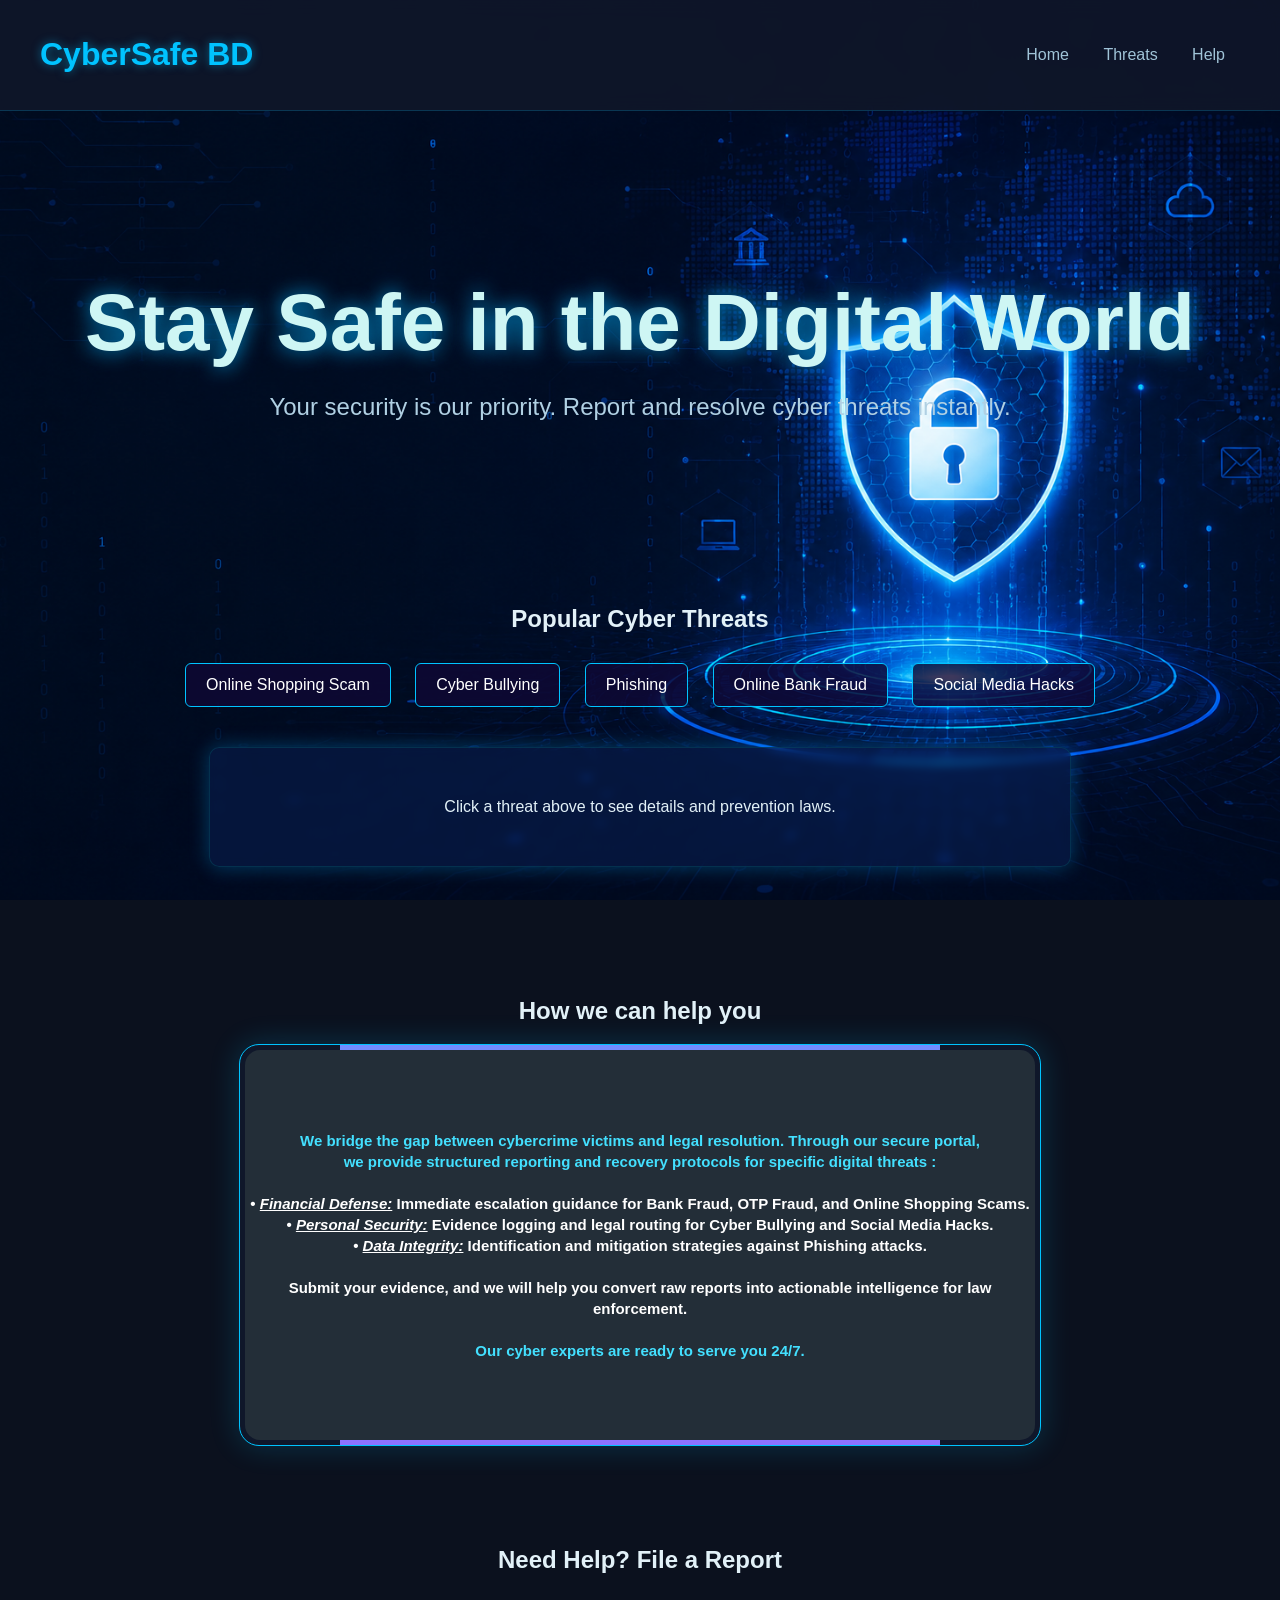
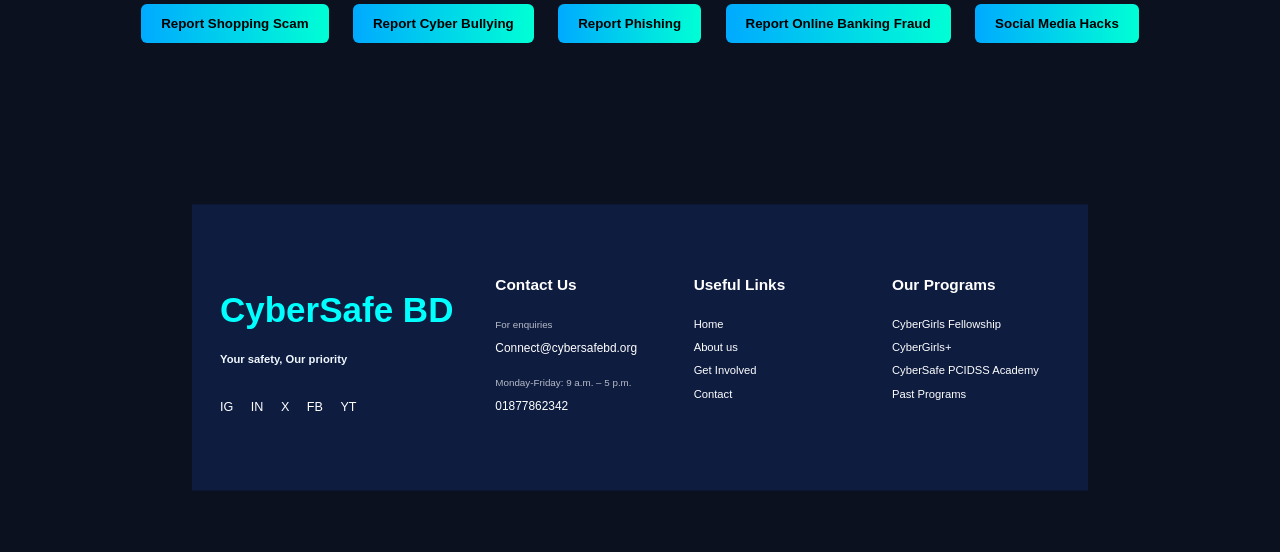
<file: index.html>
<!DOCTYPE html>
<html lang="en">
<head>
    <meta charset="UTF-8">
    <meta name="viewport" content="width=device-width, initial-scale=1.0">
    <title>CyberSafe BD</title>
    <link rel="stylesheet" href="style.css">
</head>
<body>
    <header>
        <h1><a href="index.html">CyberSafe BD</a></h1>
        <nav>
            <a href="index.html">Home</a>
            <a href="#threats">Threats</a>
            <a href="#help">Help</a>
        </nav>
    </header>

    <section class="hero">
        <h2>Stay Safe in the Digital World</h2>
        <p>Your security is our priority. Report and resolve cyber threats instantly.</p>
    </section>

    <section id="threats">
        <h2>Popular Cyber Threats</h2>
        <div class="threat-buttons">
            <button onclick="showThreat('shopping')">Online Shopping Scam</button>
            <button onclick="showThreat('bullying')">Cyber Bullying</button>
            <button onclick="showThreat('phishing')">Phishing</button>
            <button onclick="showThreat('banking')">Online Bank Fraud</button>
            <button onclick="showThreat('social')">Social Media Hacks</button>
        </div>

        <div id="details">
            <p style="text-align: center;">Click a threat above to see details and prevention laws.</p>
        </div>
    </section>

    <section id="we">
<h2>How we can help you</h2>
<div class="card">
<p><span style="color: rgb(67, 224, 255);">We bridge the gap between cybercrime victims and legal resolution. Through
     our secure portal, <br>we provide structured reporting and recovery protocols for specific digital threats :<br>
<br></span><span></span>
• <b><i><u>Financial Defense:</u></i></b> Immediate escalation guidance for Bank Fraud, OTP Fraud, and Online Shopping Scams.<br>
• <b><i><u>Personal Security:</u></i></b> Evidence logging and legal routing for Cyber Bullying and Social Media Hacks.<br>
• <b><i><u>Data Integrity:</u></i></b> Identification and mitigation strategies against Phishing attacks.<br>
<br>
Submit your evidence, and we will help you convert raw reports into actionable intelligence for law enforcement.
<br><br>
<span style="color: rgb(67, 224, 255);"> Our cyber experts are ready to serve you 24/7.</span>

</p>
</div>

</section>


    <section id="help">
        <h2>Need Help? File a Report</h2>
        <div class="helpbtn">
            <button onclick="window.location.href='shopping.html'">Report Shopping Scam</button>
            <button onclick="window.location.href='bullying.html'">Report Cyber Bullying</button>
            <button onclick="window.location.href='phishing.html'">Report Phishing</button>
            <button onclick="window.location.href='banking.html'">Report Online Banking Fraud</button>
            <button onclick="window.location.href='social.html'">Social Media Hacks</button>
        </div>
        </div>
    </section>
<script src="script.js"></script>


<section class="cs-wrapper">
  <div class="cs-container">
    <div class="cs-col branding">
      <h2 class="cs-logo" style="font-size: 50px; color: aqua;">CyberSafe BD <br> <span style="font-size: 16px; color: aliceblue;"> Your safety, Our priority</span></h2>
      
      <div class="cs-socials">
        <span class="icon">IG</span> 
        <span class="icon">IN</span> 
        <span class="icon">X</span> 
        <span class="icon">FB</span> 
        <span class="icon">YT</span>
      </div>
    </div>

    <div class="cs-col">
      <h3 class="cs-heading">Contact Us</h3>
      <div class="cs-contact-item">
        <p class="cs-label">For enquiries</p>
        <p class="cs-info">Connect@cybersafebd.org</p>
      </div>
      <div class="cs-contact-item">
        <p class="cs-label">Monday-Friday: 9 a.m. – 5 p.m.</p>
        <p class="cs-info">01877862342</p>
      </div>
    </div>

    <div class="cs-col">
      <h3 class="cs-heading">Useful Links</h3>
      <ul class="cs-list">
        <li> <a onclick="window.location.href='index.html'">Home</a></li>
        <li> <a onclick="window.location.href='aboutus.html'">About us</a></li>
        <li>Get Involved</li>
        <li>Contact</li>
      </ul>
    </div>

    <div class="cs-col">
      <h3 class="cs-heading">Our Programs</h3>
      <ul class="cs-list">
        <li>CyberGirls Fellowship</li>
        <li>CyberGirls+</li>
        <li>CyberSafe PCIDSS Academy</li>
        <li>Past Programs</li>
      </ul>
    </div>
  </div>
</section>




</body>
</html>
</file>
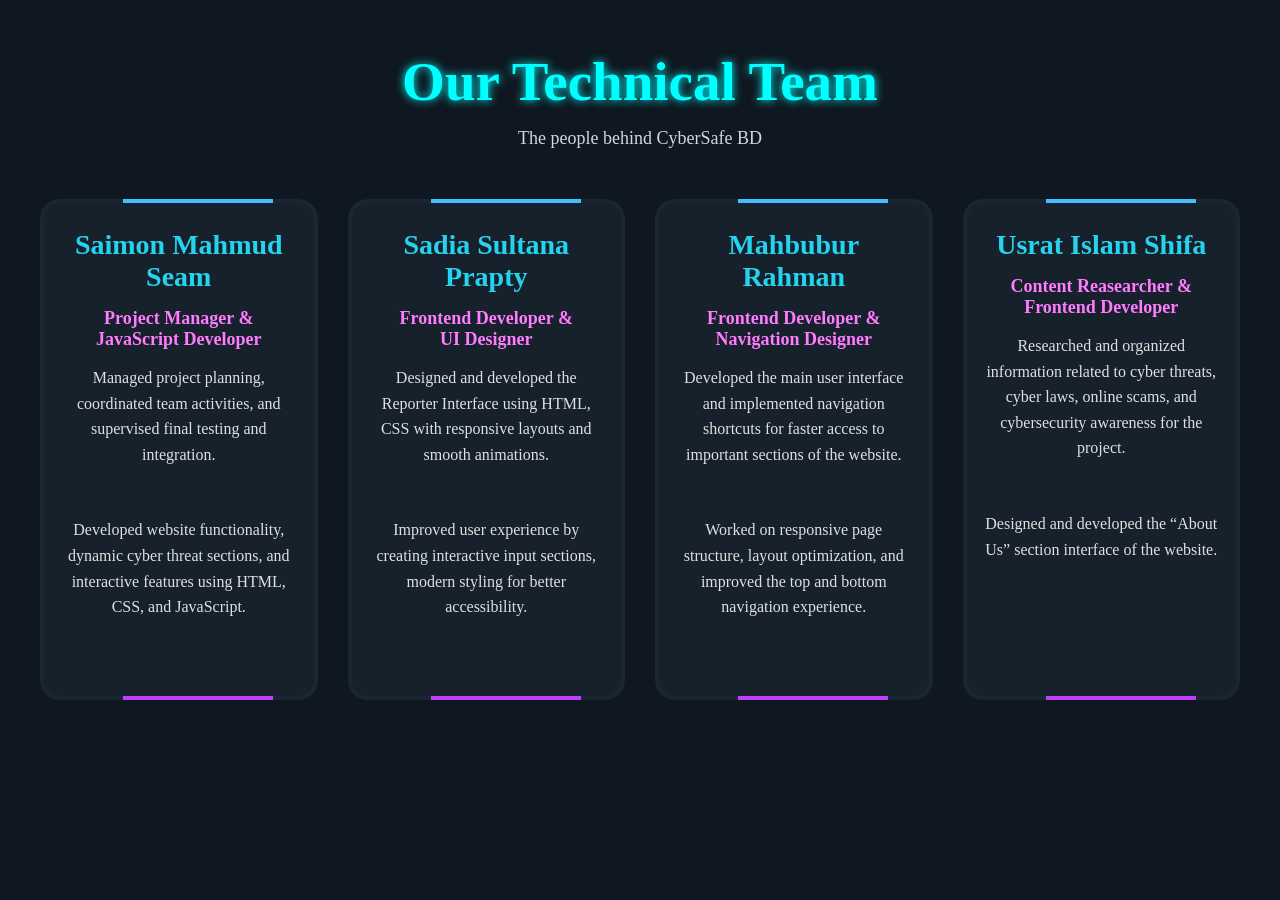
<file: aboutus.html>
<!DOCTYPE html>
<html lang="en">
<head>
  <meta charset="UTF-8">
  <meta name="viewport" content="width=device-width, initial-scale=1.0">
  <title>CyberSafe BD - Technical Team</title>

  <style>
    *{
      margin:0;
      padding:0;
      box-sizing:border-box;
      
    }

    body{
      background:#0f1720;
      color:white;
      min-height:100vh;
      padding:50px 20px;
    }

    .team-section{
      text-align:center;
    }

    .team-section h1{
      font-size:55px;
      margin-bottom:15px;
      color:aqua;
      text-shadow:0 0 10px aqua;
    }

    .team-section p{
      color:#cfd8dc;
      margin-bottom:50px;
      font-size:18px;
    }

    .team-container{
      display:grid;
      grid-template-columns:repeat(auto-fit,minmax(250px,1fr));
      gap:30px;
      max-width:1200px;
      margin:auto;
    }

    .team-card{
      position:relative;
      background:#1a2633;
      padding:30px 20px;
      border-radius:20px;
      overflow:hidden;
      transition:0.4s;
    }

    .team-card::before{
      content:'';
      position:absolute;
      width:150px;
      height:200%;
      background:linear-gradient(aqua,#ff00ff);
      animation:rotate 4s linear infinite;
      top:-50%;
      left:30%;
    }

    .team-card::after{
      content:'';
      position:absolute;
      inset:4px;
      background:#16212b;
      border-radius:16px;
      z-index:0;
    }

    .card-content{
      position:relative;
      z-index:1;
    }

    .team-card:hover{
      transform:translateY(-10px);
    }

    .card-content h2{
      color:rgb(37, 211, 238);
      margin-bottom:15px;
      font-size:28px;
    }

    .role{
      color:#ff7bff;
      font-weight:bold;
      margin-bottom:15px;
      font-size:18px;
    }

    .card-content p{
      font-size:16px;
      line-height:1.6;
      color:#e0e0e0;
    }

    @keyframes rotate{
      from{
        transform:rotate(0deg);
      }

      to{
        transform:rotate(360deg);
      }
    }
  </style>
</head>
<body>

  <section class="team-section">
    <h1>Our Technical Team</h1>
    <p>The people behind CyberSafe BD</p>

    <div class="team-container">

      <div class="team-card">
        <div class="card-content">
          <h2>Saimon Mahmud Seam</h2>
          <div class="role">Project Manager &<br>JavaScript Developer</div>
          <p>
           Managed project planning, coordinated team activities, and
            supervised final testing and integration.
          </p>
          <p>
            Developed website functionality, dynamic cyber threat 
            sections, and interactive features using HTML, CSS, and JavaScript.
          </p>
        </div>
      </div>

      <div class="team-card">
        <div class="card-content">
          <h2>Sadia Sultana Prapty</h2>
          <div class="role">Frontend Developer &<br> UI Designer</div>
          <p>
            Designed and developed the Reporter Interface using HTML,
             CSS with responsive layouts and smooth animations.
          </p>
          <p>
            Improved user experience by creating interactive input sections,
            modern styling for better accessibility.
          </p>
        </div>
      </div>

      <div class="team-card">
        <div class="card-content">
          <h2>Mahbubur Rahman</h2>
          <div class="role">Frontend Developer &<br> Navigation Designer</div>
          <p>
           Developed the main user interface and implemented navigation shortcuts 
           for faster access to important sections of the website.
          </p>
          <p>
            Worked on responsive page structure, layout optimization, 
            and improved the top and bottom navigation experience.
          </p>
        </div>
      </div>

      <div class="team-card">
        <div class="card-content">
          <h2>Usrat Islam Shifa</h2>
          <div class="role">Content Reasearcher & <br> Frontend Developer</div>
          <p>
           Researched and organized information related to cyber threats, cyber
            laws, online scams, and cybersecurity awareness for the project.
          </p>
          <p>
           Designed and developed the “About Us” section interface of the 
           website.
          </p>
        </div>
      </div>

    </div>
  </section>

</body>
</html>
</file>
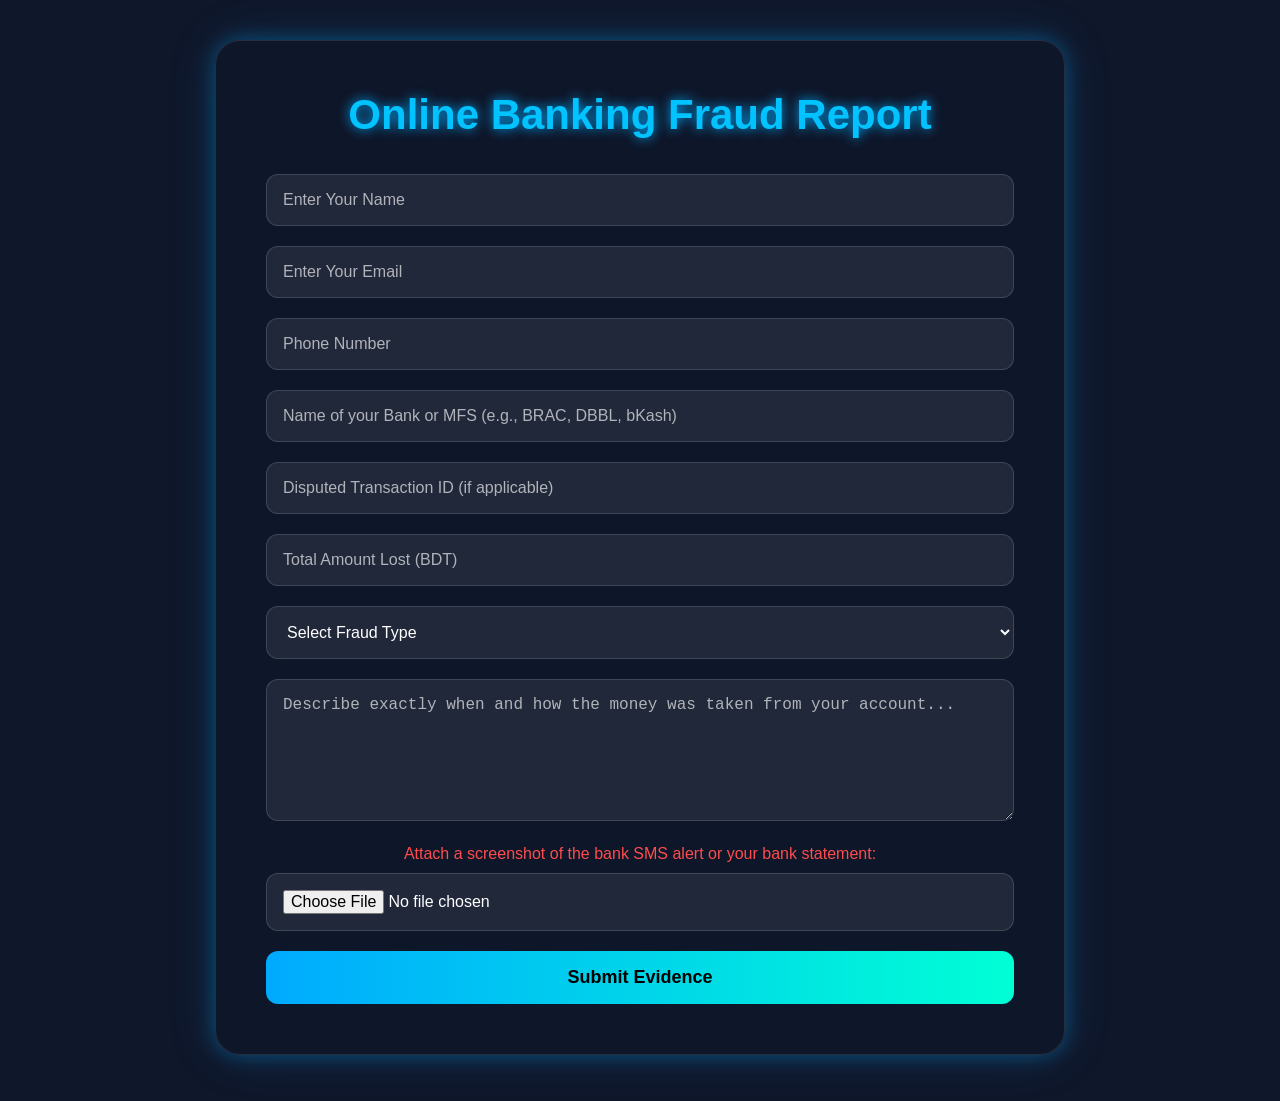
<file: banking.html>
<!DOCTYPE html>
<html lang="en">

<head>
    <meta charset="UTF-8" />
    <meta name="viewport" content="width=device-width, initial-scale=1.0" />
    <title>Banking Fraud Report</title>
    <link rel="stylesheet" href="form.css">
</head>

<body>

    <div class="form-box">

        <h1>Online Banking Fraud Report</h1>

        <form id="bankingForm">

            <input type="text" placeholder="Enter Your Name" required>
            <input type="email" placeholder="Enter Your Email" required>
            <input type="text" placeholder="Phone Number" required>

            <input type="text" placeholder="Name of your Bank or MFS (e.g., BRAC, DBBL, bKash)" required>
            <input type="text" placeholder="Disputed Transaction ID (if applicable)">
            <input type="number" placeholder="Total Amount Lost (BDT)" required>

            <select required>
                <option value="">Select Fraud Type</option>
                <option>Unauthorized App Transfer</option>
                <option>Cloned Card / ATM Skimming</option>
                <option>Fake Bank Official Call (OTP Stolen)</option>
                <option>Stolen Credit Card Details</option>
                <option>Other Financial Fraud</option>
            </select>

            <textarea placeholder="Describe exactly when and how the money was taken from your account..." rows="6" required></textarea>

            <p style="text-align: center; color: #ff4d4d; margin-bottom: 10px;">
                Attach a screenshot of the bank SMS alert or your bank statement:
            </p>
            <input type="file" required>

            <button type="submit">Submit Evidence</button>

        </form>

    </div>

   

</body>

</html>
</file>
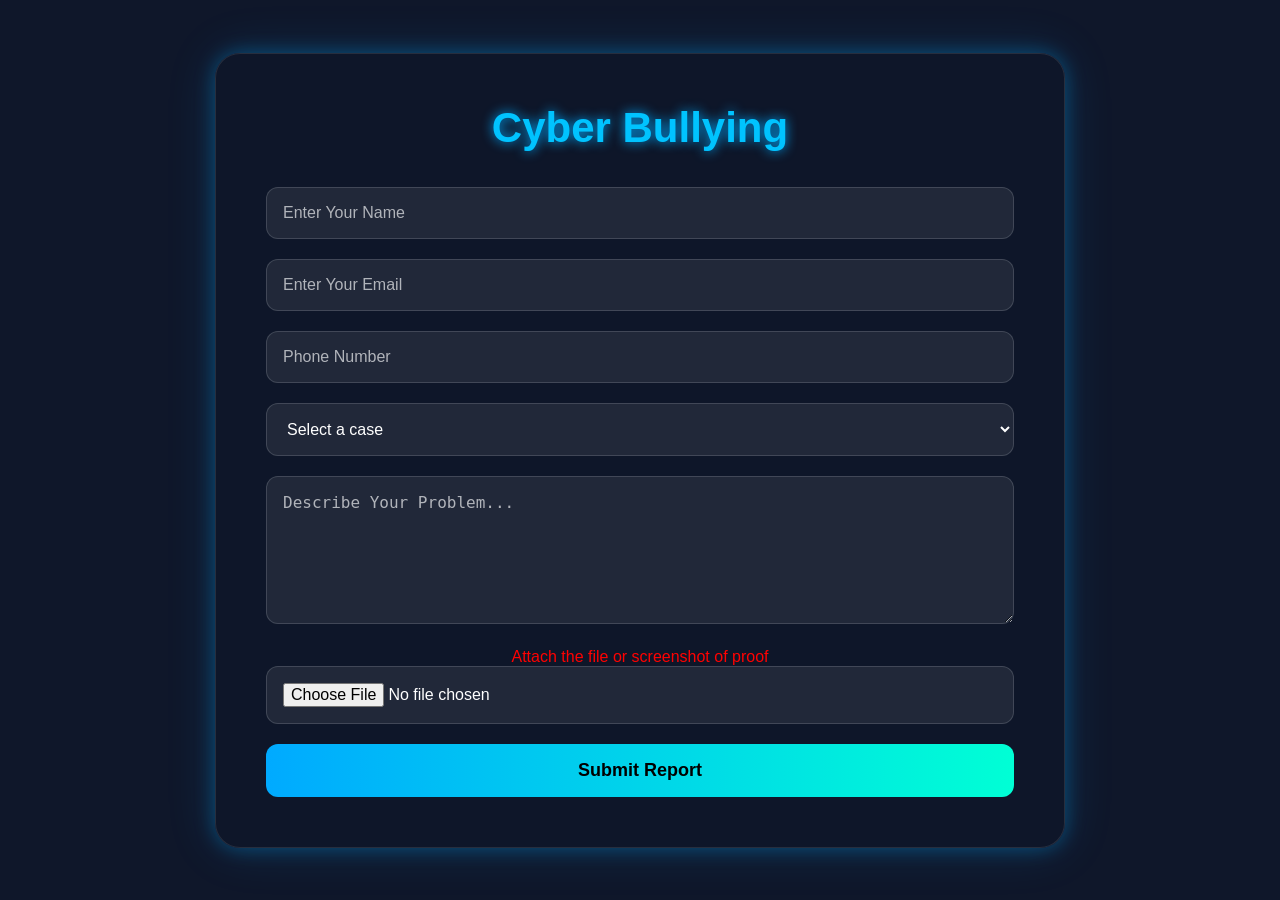
<file: bullying.html>
<!DOCTYPE html>
<html lang="en">

<head>
    <meta charset="UTF-8" />
    <meta name="viewport" content="width=device-width, initial-scale=1.0" />
    <title>Cyber Bullying Report</title>

    <link rel="stylesheet" href="form.css">
</head>

<body>

    <div class="form-box">

        <h1>Cyber Bullying</h1>

        <form id="shoppingForm">

            <input type="text" placeholder="Enter Your Name" required>

            <input type="email" placeholder="Enter Your Email" required>

            <input type="text" placeholder="Phone Number">

            <select required>
                <option value="">Select a case</option>
                <option>Blackmailing</option>
                <option>Harassment</option>
                <option>Doxxing(sharing personal info without permission)</option>
                <option>Fake profile Bullying</option>
                <option>Trolling</option>
                <option>Rumor Spreading</option>
                <option>Image/Video Shaming</option>
                <option>Hate Speech</option>
            </select>

            <textarea placeholder="Describe Your Problem..." rows="6"></textarea>

            <p style="text-align: center; color: rgb(255, 2, 2);" >Attach the file or screenshot of proof <br> </p>

            <input type="file">

            <button type="submit">Submit Report</button>

        </form>

    </div>

</body>

</html>
</file>
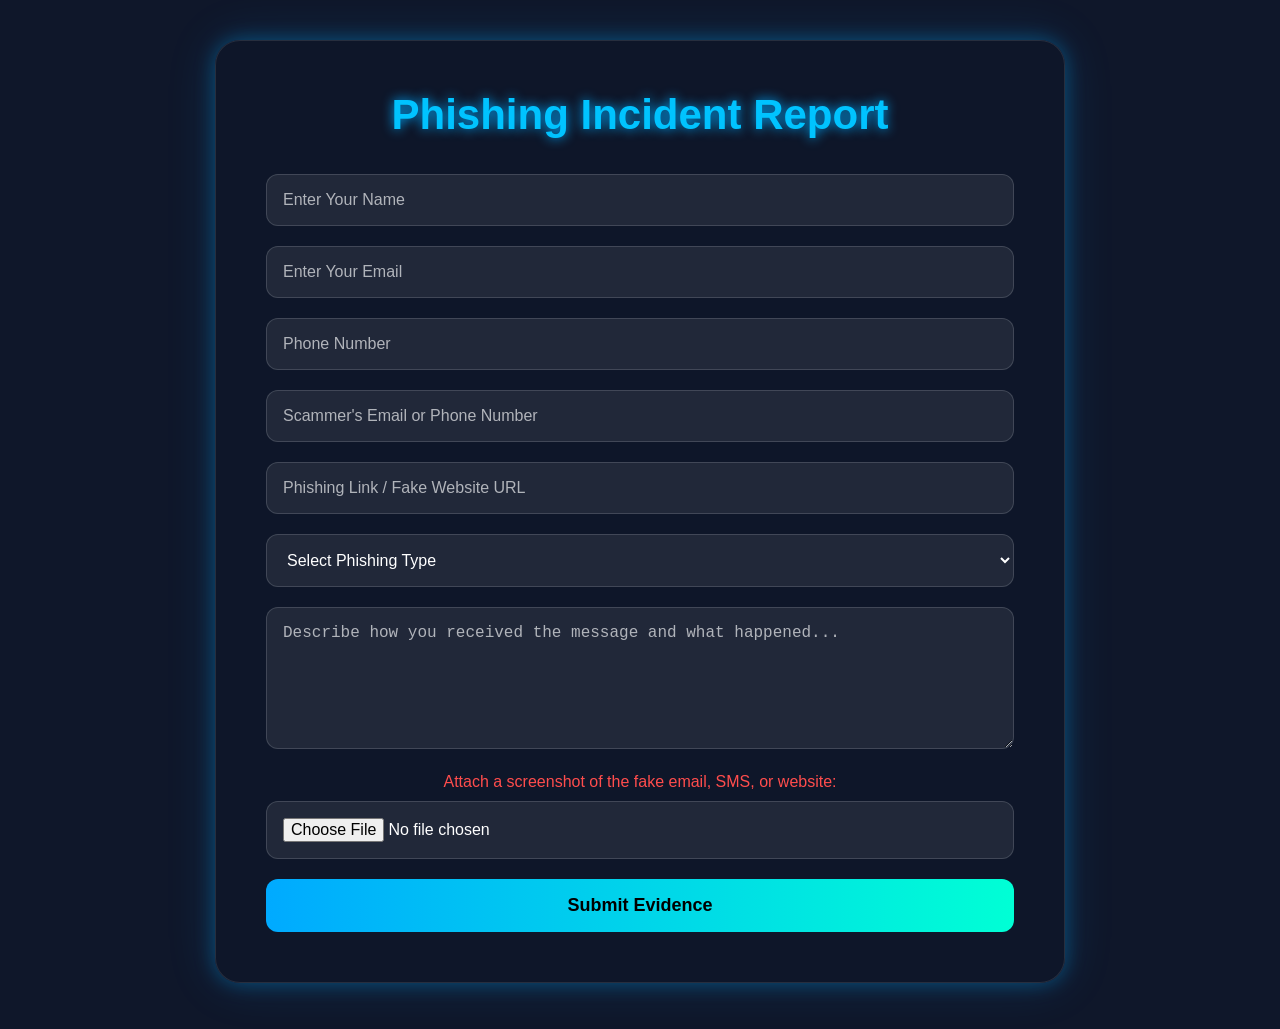
<file: phishing.html>
<!DOCTYPE html>
<html lang="en">

<head>
    <meta charset="UTF-8" />
    <meta name="viewport" content="width=device-width, initial-scale=1.0" />
    <title>Phishing Report</title>
    <link rel="stylesheet" href="form.css">
</head>

<body>

    <div class="form-box">

        <h1>Phishing Incident Report</h1>

        <form id="phishingForm">

            <input type="text" placeholder="Enter Your Name" required>
            <input type="email" placeholder="Enter Your Email" required>
            <input type="text" placeholder="Phone Number">

            <input type="text" placeholder="Scammer's Email or Phone Number" required>
            <input type="url" placeholder="Phishing Link / Fake Website URL">

            <select required>
                <option value="">Select Phishing Type</option>
                <option>Fake Bank Alert / SMS</option>
                <option>Fake Mobile Banking (bKash/Nagad)</option>
                <option>Fake Social Media Login Page</option>
                <option>Lottery or Prize Scam</option>
                <option>Fake Job Offer</option>
            </select>

            <textarea placeholder="Describe how you received the message and what happened..." rows="6" required></textarea>

            <p style="text-align: center; color: #ff4d4d; margin-bottom: 10px;">
                Attach a screenshot of the fake email, SMS, or website:
            </p>
            <input type="file" required>

            <button type="submit">Submit Evidence</button>

        </form>

    </div>

</body>

</html>
</file>
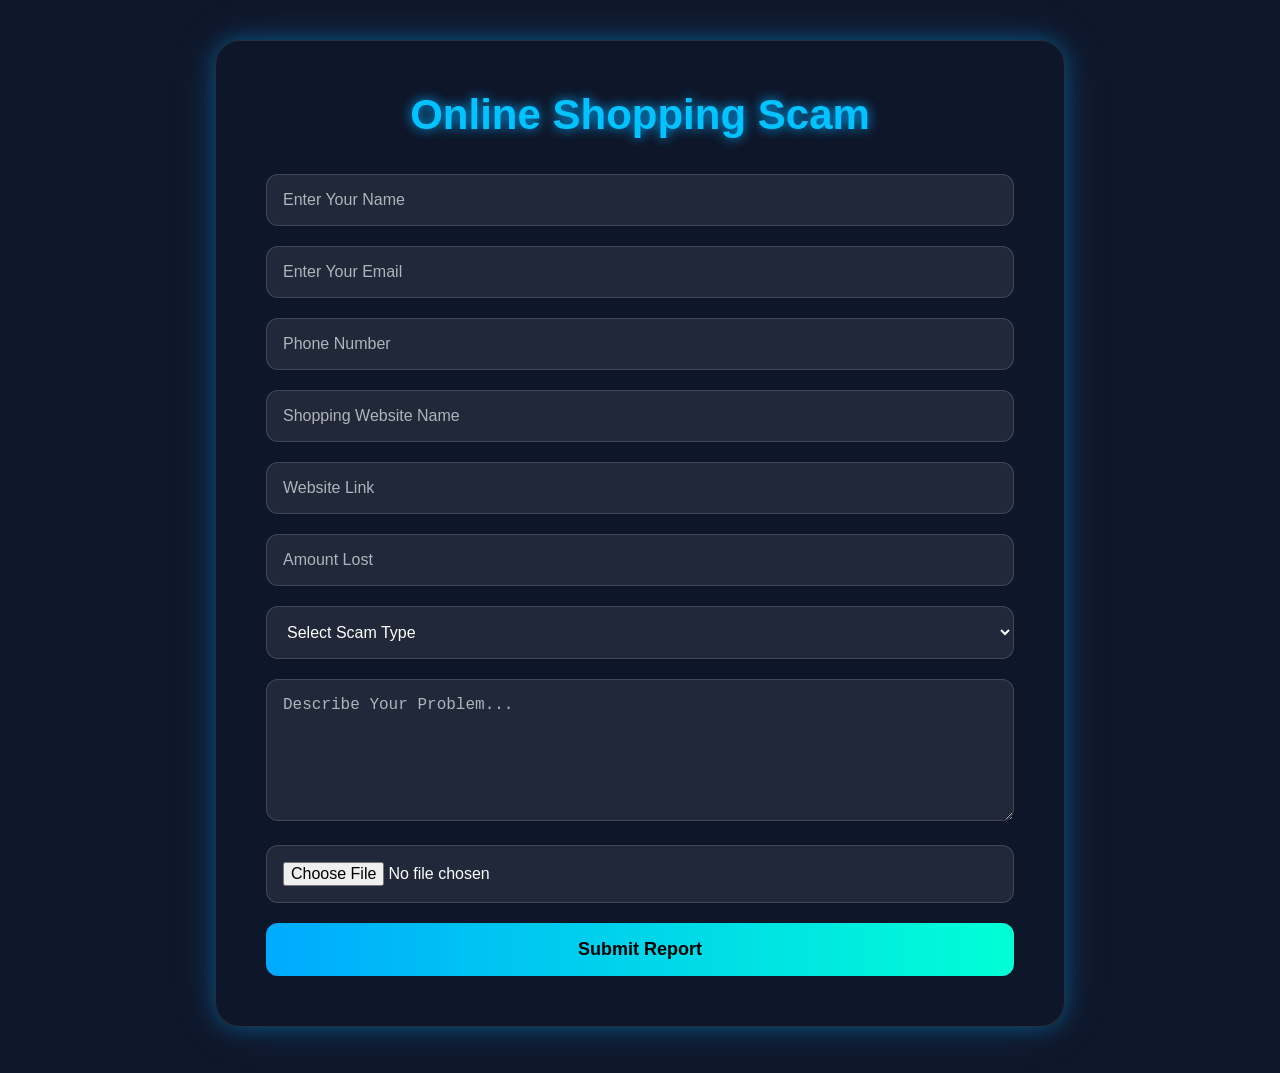
<file: shopping.html>
<!DOCTYPE html>
<html lang="en">

<head>
    <meta charset="UTF-8" />
    <meta name="viewport" content="width=device-width, initial-scale=1.0" />
    <title>Online Shopping Scam Report</title>

    <link rel="stylesheet" href="form.css">
</head>

<body>

    <div class="form-box">

        <h1>Online Shopping Scam</h1>

        <form id="shoppingForm">

            <input type="text" placeholder="Enter Your Name" required>

            <input type="email" placeholder="Enter Your Email" required>

            <input type="text" placeholder="Phone Number">

            <input type="text" placeholder="Shopping Website Name">

            <input type="url" placeholder="Website Link">

            <input type="number" placeholder="Amount Lost">

            <select required>
                <option value="">Select Scam Type</option>
                <option>Fake Product</option>
                <option>No Delivery</option>
                <option>Advance Payment Scam</option>
                <option>Fake Facebook Shop</option>
            </select>

            <textarea placeholder="Describe Your Problem..." rows="6"></textarea>

            <input type="file">

            <button type="submit">Submit Report</button>

        </form>

    </div>

</body>

</html>
</file>
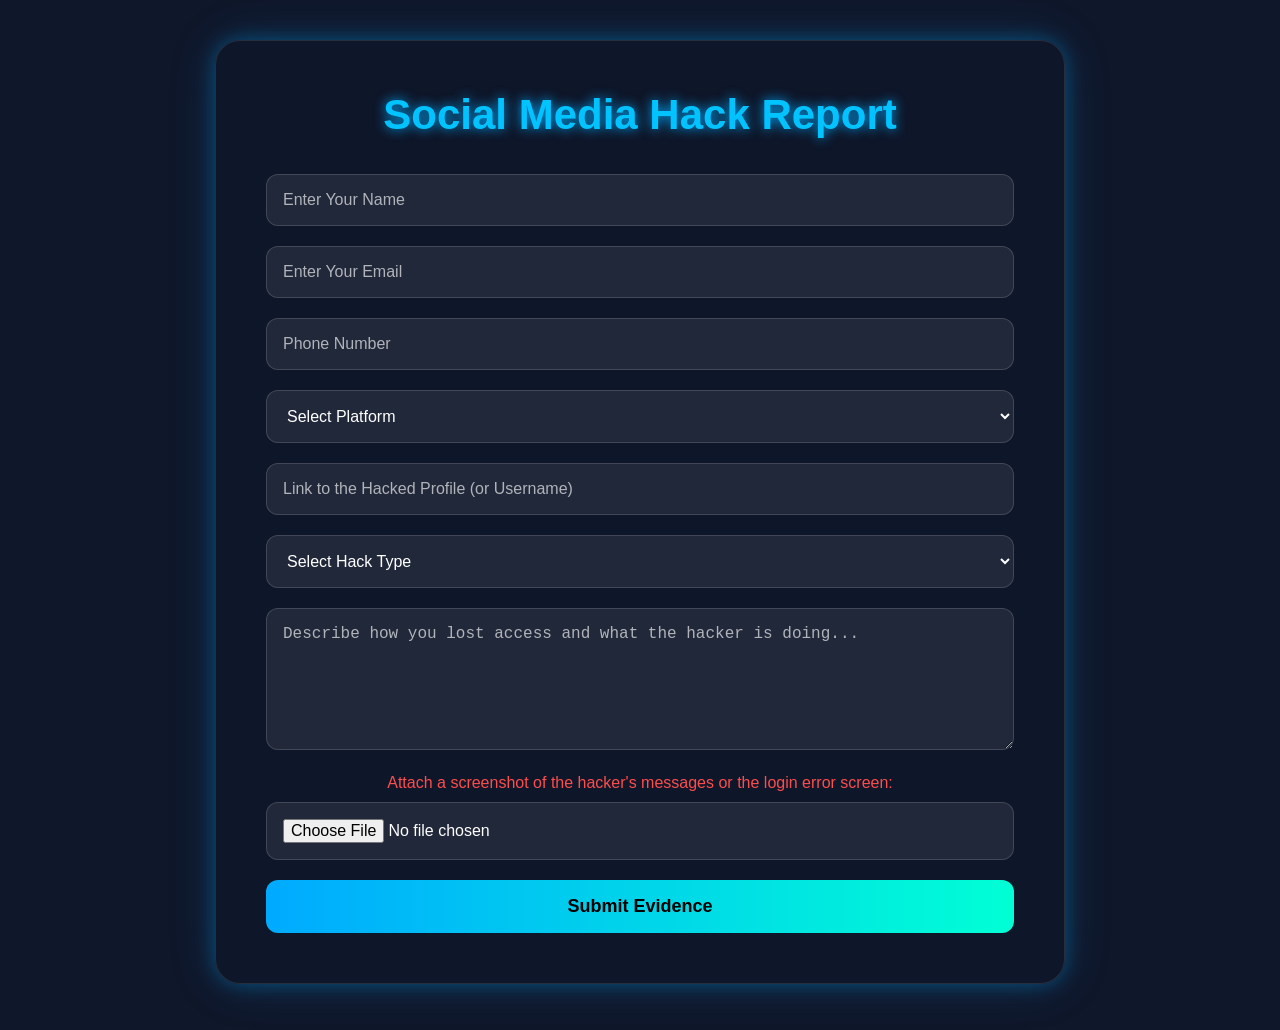
<file: social.html>
<!DOCTYPE html>
<html lang="en">

<head>
    <meta charset="UTF-8" />
    <meta name="viewport" content="width=device-width, initial-scale=1.0" />
    <title>Social Media Hack Report</title>
    <link rel="stylesheet" href="form.css">
</head>

<body>

    <div class="form-box">

        <h1>Social Media Hack Report</h1>

        <form id="socialForm">

            <input type="text" placeholder="Enter Your Name" required>
            <input type="email" placeholder="Enter Your Email" required>
            <input type="text" placeholder="Phone Number" required>

            <select required>
                <option value="">Select Platform</option>
                <option>Facebook</option>
                <option>WhatsApp</option>
                <option>Instagram</option>
                <option>X (Twitter)</option>
                <option>LinkedIn</option>
                <option>Other</option>
            </select>

            <input type="url" placeholder="Link to the Hacked Profile (or Username)" required>

            <select required>
                <option value="">Select Hack Type</option>
                <option>Password Changed / Locked Out</option>
                <option>Hacker Asking Friends for Money</option>
                <option>Extortion / Blackmail Threats</option>
                <option>Profile Cloned (Fake Account)</option>
                <option>Account Deleted or Suspended</option>
            </select>

            <textarea placeholder="Describe how you lost access and what the hacker is doing..." rows="6" required></textarea>

            <p style="text-align: center; color: #ff4d4d; margin-bottom: 10px;">
                Attach a screenshot of the hacker's messages or the login error screen:
            </p>
            <input type="file" required>

            <button type="submit">Submit Evidence</button>

        </form>

    </div>
    
</body>

</html>
</file>
<file: style.css>
body {
    margin: 0;
    font-family: 'Segoe UI', Tahoma, Geneva, Verdana, sans-serif;
    color: #e2f1f8; /* Light, readable text */
    background-image: url('cyber.png');
    background-size: cover;
    background-position: center;
    background-repeat: no-repeat;
    background-attachment: fixed;
    background-color: #0b111e; /* Fallback dark color */
    overflow-x: hidden; /* Fixed typing here */
}

/* Navbar */
header {
    background: rgba(15, 23, 42, 0.9);
    backdrop-filter: blur(10px);
    border-bottom: 1px solid rgba(0, 195, 255, 0.2);
    display: flex;
    justify-content: space-between;
    padding: 15px 40px;
    align-items: center;
}

header h1 a {
    color: #00c3ff;
    text-shadow: 0 0 10px rgba(0, 195, 255, 0.5);
    font-weight: bold;
    text-decoration: none;
}

nav a {
    color: #a0c4d8;
    margin: 0 15px;
    text-decoration: none;
    font-weight: 500;
    transition: 0.3s;
}

nav a:hover {
    color: #00c3ff;
    text-shadow: 0 0 8px rgba(0, 195, 255, 0.6);
}

/* Hero */
.hero {
    text-align: center;
    padding: 100px 20px;
    animation: fadeIn 1.5s ease;
}

.hero h2 {
    font-size: 80px;
    color: #cef6f4;
    margin-bottom: 10px;
    text-shadow: 0 0 20px rgba(0, 179, 255, 0.8);
}

.hero p {
    font-size: 24px;
    color: #b0d0e3;
}

/* Threat section */
#threats {
    text-align: center;
    padding: 40px;
}

.threat-buttons button {
    margin: 10px;
    padding: 12px 20px;
    background: rgba(16, 8, 53, 0.8);
    border: 1px solid #00c3ff;
    color: white;
    font-size: 16px;
    border-radius: 6px;
    cursor: pointer;
    transition: 0.3s;
}

.threat-buttons button:hover {
    background: #00c3ff;
    color: black;
    transform: scale(1.05);
    box-shadow: 0 0 15px rgba(0, 195, 255, 0.5);
}

/* Details Box */
#details {
    color: #e2f1f8;
    margin: 30px auto;
    max-width: 800px;
    background: rgba(11, 34, 87, 0.508);
    border: 1px solid rgba(5, 75, 96, 0.523);
    padding: 30px;
    border-radius: 10px;
    backdrop-filter: blur(5px);
    box-shadow: 0 0 20px rgba(0, 170, 255, 0.326);
    text-align: left;
    line-height: 1.6;
}

#details h3 {
    color: #00c3ff;
    margin-top: 0;
}

/* Help Section */
#help, #we {
    text-align: center;
    padding: 40px;
}

.helpbtn button {
    margin: 10px;
    padding: 12px 20px;
    background: linear-gradient(90deg, #00aaff, #00ffd5);
    color: black;
    font-weight: bold;
    border: none;
    border-radius: 6px;
    cursor: pointer;
    transition: 0.3s;
}

.helpbtn button:hover {
    transform: translateY(-3px) scale(1.05);
    box-shadow: 0 0 20px rgba(0, 170, 255, 0.7);
}

/* Animated Card Replacement */
.card {
    width: 80%;
    max-width: 600px;
    height: 200px;
    margin: 0 auto;
    background: rgba(15, 23, 42, 0.9);
    position: relative;
    display: flex;
    justify-content: center;
    align-items: center;
    overflow: hidden;
    border-radius: 20px;
    border: 1px solid #00c3ff;
    box-shadow: 0 0 30px rgba(0, 195, 255, 0.2);
} 

.card p {
    color: white;
    position: relative;
    z-index: 1;
    font-size: 32px;
    text-align: center;
    font-weight: bold;
}

/* Animation */
@keyframes fadeIn {
    from { opacity: 0; transform: translateY(20px); }
    to { opacity: 1; transform: translateY(0); }
}

/* --- Rotating Neon Border Box --- */
.card {
    width: 90%;
    max-width: 800px;
    height: 400px; /* Adjust this if you want it taller */
    margin: 0 auto;
    background: #0f172a;
    position: relative;
    display: flex;
    justify-content: center;
    align-items: center;
    overflow: hidden;
    border-radius: 20px;
}

/* The rotating gradient */
.card::before {
    content: '';
    position: absolute;
    width: 600px;
    height: 4000px;
    background-image: linear-gradient(aqua,#ff00ff);
    animation: light 4s linear infinite;
}

/* The inner solid box that creates the "border" look */
.card::after {
    content: "";
    position: absolute;
    inset: 5px; 
    background: #232e38; 
    border-radius: 15px;
    z-index: 0;
} 

/* The text sitting on top */
.card p {
    color: white;
    position: relative;
    z-index: 1;
    font-size: 15px; /* Adjust text size here */
    font-weight: bold;
    text-align: center;
    line-height: 1.4;
}

/* Rotation Animation */
@keyframes light {
    from {
        transform: rotate(0deg);
    }
    to {
        transform: rotate(360deg);
    }
}


/* Container Background - Using your dark theme color */
.cs-wrapper {
  background-color: #102352a5; /* Original blue from the image */
  width: 100%;
  padding: 80px 0px 80px 0px; /* Precise top/bottom padding */
  margin-top: 50px; /* Separation from sections above */
  transform: scale(.7);
}

/* Centering Logic */
.cs-container {
  width: 1200px;      /* Fixed Width */
  margin: 0 auto;     /* This centers the entire block */
  display: flex;
  justify-content: space-between;
  align-items: flex-start;
  color: #ffffff;
}

/* Column Widths */
.cs-col {
  width: 240px; /* Fixed column width */
}

.branding {
  width: 350px; /* Larger width for the text description */
}


.cs-heading {
  font-size: 22px;
  font-weight: bold;
  margin-bottom: 35px;
  color: #ffffff;
}

/* Contact Items */
.cs-contact-item {
  margin-bottom: 30px;
}

.cs-label {
  font-size: 14px;
  color: rgba(255, 255, 255, 0.7);
  margin-bottom: 5px;
}

.cs-info {
  font-size: 17px;
  font-weight: 500;
}

/* List Styles */
.cs-list {
  list-style: none;
  padding: 0px;
  margin: 0px;
}

.cs-list li {
  font-size: 16px;
  margin-bottom: 15px;
  cursor: pointer;
  transition: 0.2s;
}

.cs-list li:hover {
  text-decoration: underline;
}

/* Social Icons */
.cs-socials {
  margin-top: 40px;
  display: flex;
  gap: 25px;
}

.icon {
  font-size: 18px;
  cursor: pointer;
}
</file>
<file: form.css>
*{
    margin: 0;
    padding: 0;
    box-sizing: border-box;
}

body{

    min-height: 100vh;

    display: flex;
    justify-content: center;
    align-items: center;

    padding: 40px;

    font-family: Arial, Helvetica, sans-serif;

    background-color: #0f172a;

    overflow-y: auto;
}


.form-box{

    position: relative;

    width: 850px;

    max-width: 95%;

    padding: 50px;

    border-radius: 25px;

    color: white;

    background: rgba(15,23,42,0.85);

    border: 1px solid rgba(255,255,255,0.1);

    backdrop-filter: blur(10px);

    box-shadow:
    0 0 20px rgba(0,170,255,0.35),
    0 0 50px rgba(0,170,255,0.15);

    z-index: 1;


    transition: 0.4s;
}

.form-box:hover{

    transform: scale(1.01);
}

/* TITLE */

h1{

    text-align: center;

    margin-bottom: 35px;

    font-size: 42px;

    color: #00c3ff;

    text-shadow: 0 0 12px #00aaff;
}

/* INPUTS */

input,
select,
textarea{

    width: 100%;

    padding: 16px;

    margin-bottom: 20px;

    border: 1px solid rgba(255,255,255,0.15);

    border-radius: 12px;

    background: rgba(255,255,255,0.08);

    color: white;

    font-size: 16px;

    outline: none;

    transition: 0.3s;
}

/* PLACEHOLDER */

input::placeholder,
textarea::placeholder{

    color: rgba(255,255,255,0.65);
}

/* FOCUS EFFECT */

input:focus,
select:focus,
textarea:focus{

    border-color: #00aaff;

    box-shadow: 0 0 15px rgba(0,170,255,0.5);

    background: rgba(255,255,255,0.12);
}

/* DROPDOWN */

select{

    color: white;
}

option{

    background: #0f172a;

    color: white;
}

/* FILE INPUT */

input[type="file"]{

    cursor: pointer;
}

/* BUTTON */

button{

    width: 100%;

    padding: 16px;

    border: none;

    border-radius: 12px;

    background: linear-gradient(90deg,#00aaff,#00ffd5);

    color: black;

    font-size: 18px;

    font-weight: bold;

    cursor: pointer;

    transition: 0.4s;
}

button:hover{

    transform: translateY(-3px);

    box-shadow: 0 0 20px rgba(0,170,255,0.7);
}


/* RESPONSIVE */

@media (max-width: 900px){

    body{
        padding: 20px;
    }

    .form-box{

        width: 100%;

        padding: 30px;
    }

    h1{

        font-size: 30px;
    }

    input,
    select,
    textarea,
    button{

        font-size: 14px;
    }
}
</file>
